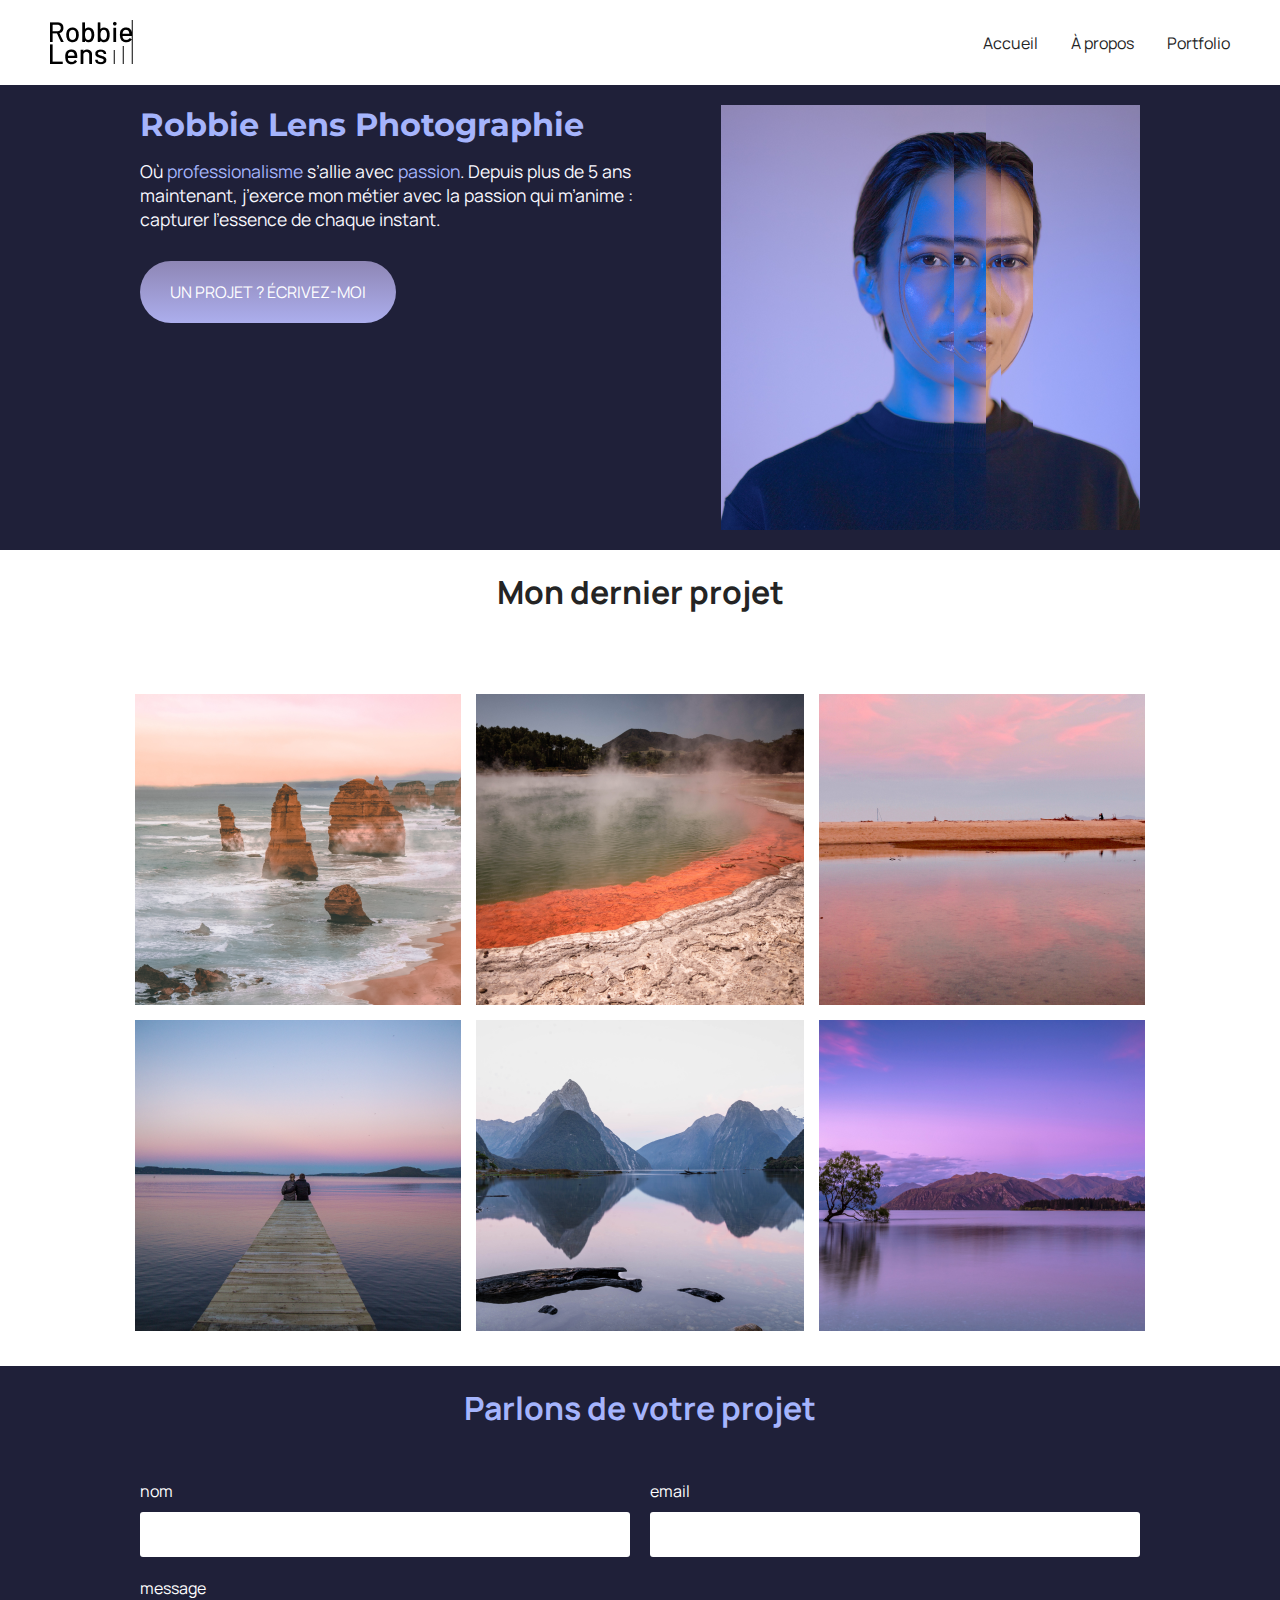
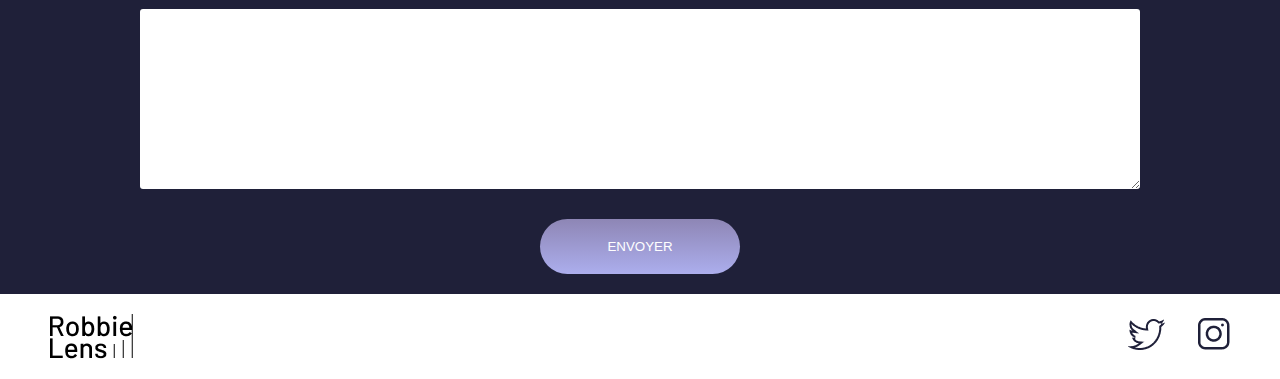
<file: index.html>
<!DOCTYPE html><html lang="fr">

<head>
    <meta charset="utf-8" >
    <title>Accueil - Robbie Lens Photographie</title>
    <link href="style/style.css" rel="stylesheet" >
    <link href="style/index.css" rel="stylesheet" >
    <link rel="preconnect" href="https://fonts.googleapis.com">
    <link rel="preconnect" href="https://fonts.gstatic.com" crossorigin>
    <link href="https://fonts.googleapis.com/css2?family=Manrope&family=Montserrat&display=swap" rel="stylesheet">
</head>

<body>
    <header>
        <nav>
            <img src="images/logo.png" alt="Logo Robbie Lens" >
            <div>
                <a href="index.html">Accueil</a>
                <a href="a-propos.html">À propos</a>
                <a href="portfolio.html">Portfolio</a>
            </div>
        </nav>
    </header>
    <main>
        <section class="accueil-introduction">
            <div>
                <h1>Robbie Lens Photographie</h1>
                <p>
                    Où <em>professionalisme</em> s’allie avec <em>passion</em>. Depuis
                    plus de 5 ans maintenant, j’exerce mon métier avec la passion
                    qui m’anime : capturer l’essence de chaque instant.
                </p>
                <a href="#contact" class="cta">UN PROJET ? ÉCRIVEZ-MOI</a>
            </div>
            <img src="images/robbie-lens.png" alt="Portrait avec effet de la photographe Robbie Lens" >
        </section>
        <section class="accueil-photos">
            <h2>Mon dernier projet</h2>
            <div>
                <img src="images/accueil/element-1.png" alt="Twelve apostles - Australie" >
                <img src="images/accueil/element-2.png" alt="Wai-O-Tapu - Nouvelle-Zélande" >
                <img src="images/accueil/element-3.png" alt="Parc National d’Abel Tasman - Nouvelle-Zélande" >
            </div>
            <div>
                <img src="images/accueil/element-4.png" alt="Lac Rotorua - Nouvelle-Zélande" >
                <img src="images/accueil/element-5.png" alt="Milford Sound - Nouvelle-Zélande" >
                <img src="images/accueil/element-6.png" alt="Lac Wanaka - Nouvelle-Zélande" >
            </div>
        </section>
        <section id="contact" class="section-contact">
            <h2>Parlons de votre projet</h2>
            <form method="get" action="#">
                <div class="form-nom-email">
                    <div class="form-column">
                        <label for="nom">nom</label>
                        <input type="text" name="nom" id="nom" >
                    </div>
                    <div class="form-column">
                        <label for="email">email</label>
                        <input type="email" name="email" id="email" >
                    </div>
                </div>
                <label for="message">message</label>
                <textarea name="message" id="message" rows="10"></textarea>
                <input type="submit" value="ENVOYER" class="cta" >

        
    </form>
    </main>
    <footer>
        <img src="images/logo.png" alt="Logo Robbie Lens" >
        <div>
            <a target="_blank" href="https://twitter.com/" class="lien-icone">
                <img src="images/twitter.png" alt="Logo Twitter" >
            </a>
            <a target="_blank" href="https://www.instagram.com/" class="lien-icone">
                <img src="images/instagram.png" alt="Logo Instagram" >
            </a>
        </div>
    </footer>
    
    
</body>

</html>
</file>
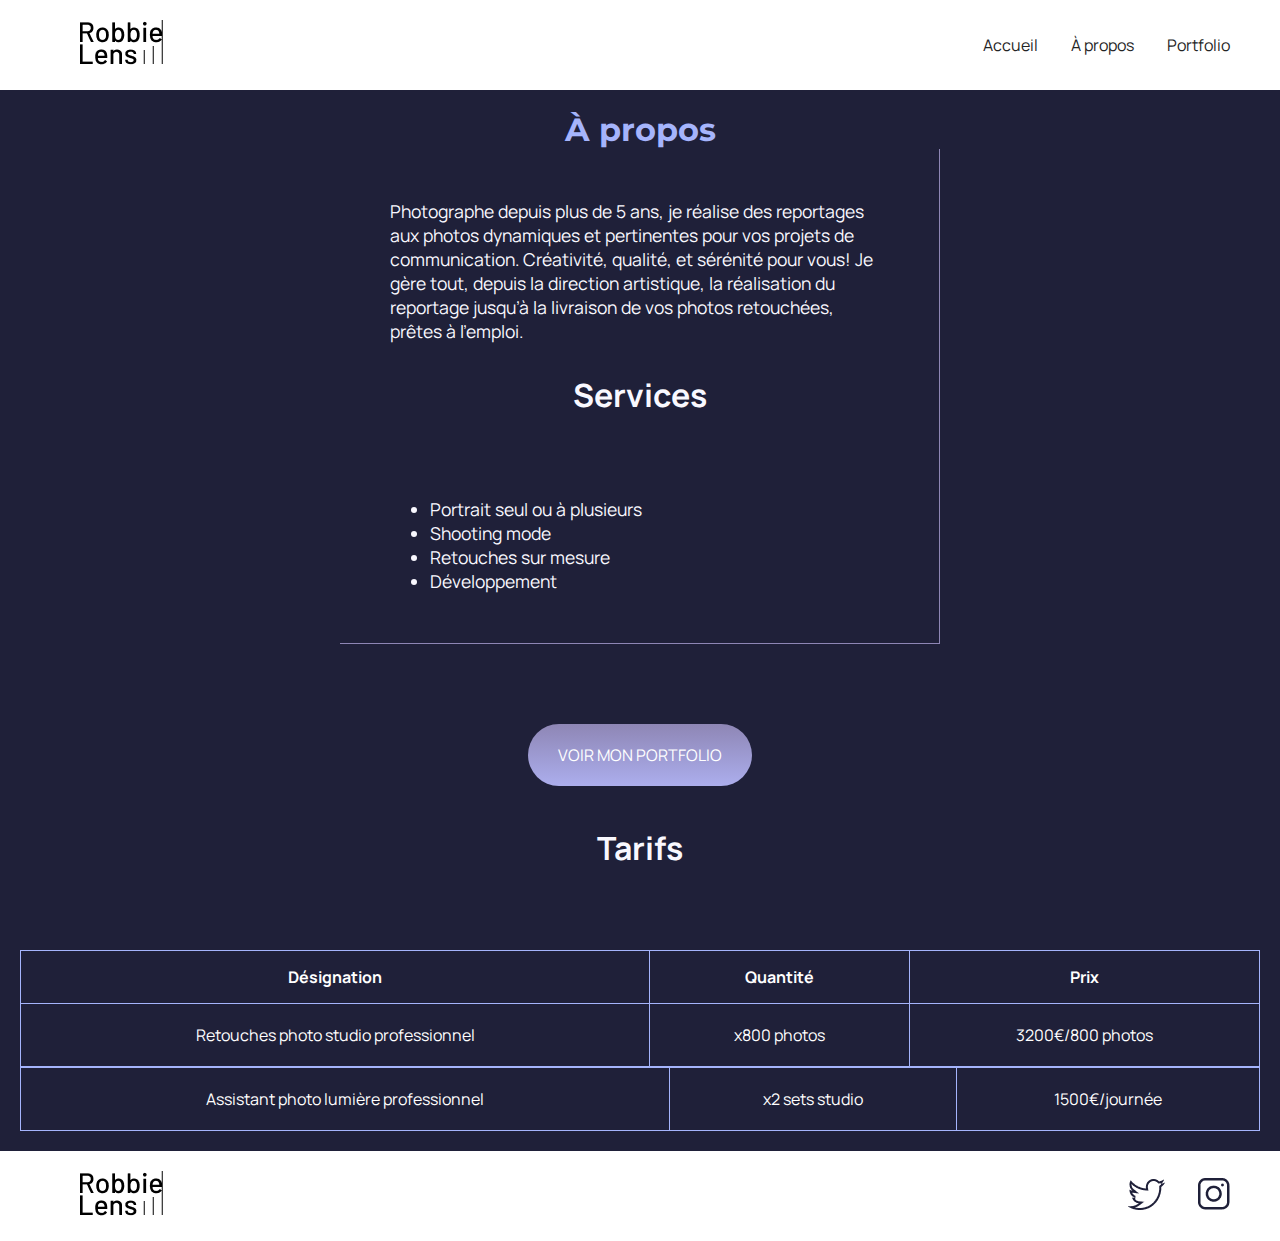
<file: a-propos.html>
<!DOCTYPE html>
<html lang="fr">

<head>
    <meta charset="utf-8" >
    <title>À propos - Robbie Lens Photographie</title>
    <link href="style/style.css" rel="stylesheet" >
    <link href="style/a-propos.css" rel="stylesheet" >
    <link rel="preconnect" href="https://fonts.googleapis.com">
    <link rel="preconnect" href="https://fonts.gstatic.com" crossorigin>
    <link href="https://fonts.googleapis.com/css2?family=Manrope&family=Montserrat&display=swap" rel="stylesheet">
</head>

<body>
    <header>
        <nav>
            <a href="index.html" class="lien-icone">
                <img src="images/logo.png" alt="Logo Robbie Lens" >
            </a>
            <div>
                <a href="index.html">Accueil</a>
                <a href="a-propos.html">À propos</a>
                <a href="portfolio.html">Portfolio</a>
            </div>
        </nav>
    </header>
    <main class="a-propos-main">
        <section>
            <h1>À propos</h1>
            <div class="carre-contenu">
                <p>
                    Photographe depuis plus de 5 ans, je réalise des reportages aux photos dynamiques et pertinentes
                    pour
                    vos
                    projets de communication. Créativité, qualité, et sérénité pour vous! Je gère tout, depuis la
                    direction
                    artistique, la réalisation du reportage jusqu’à la livraison de vos photos retouchées, prêtes à
                    l’emploi.
                </p>
                <h2>Services</h2>
                <ul>
                    <li>Portrait seul ou à plusieurs</li>
                    <li>Shooting mode</li>
                    <li>Retouches sur mesure</li>
                    <li>Développement</li>
                </ul>
            </div>
            <div>
                <a href="" class="cta">VOIR MON PORTFOLIO</a>
            </div>
        </section>
    </main>
    <section class="section-tarifs">
        <h2>Tarifs</h2>
        <table>
        <thead>
            <tr>
                <th>Désignation</th>
                <th>Quantité</th>
                <th>Prix</th>
            </tr>
            </thead>
        <tfoot>
            <tr>
                <td>Retouches photo studio professionnel</td>
                <td>x800 photos</td>
                <td>3200€/800 photos</td>
            </tr>
            </tfoot>
        <table>
            <tr>
                <td>Assistant  photo lumière professionnel</td>
                <td>x2 sets studio</td>
                <td>1500€/journée</td>
            </tr>
        </tbody>
        </thead>
    </table>
</section>
    <footer>
        <a href="index.html" class="lien-icone">
            <img src="images/logo.png" alt="Logo Robbie Lens" >
        </a>
        <div>
            <a target="_blank" href="https://twitter.com/" class="lien-icone">
                <img src="images/twitter.png" alt="Logo Twitter" >
            </a>
            <a target="_blank" href="https://www.instagram.com/" class="lien-icone">
                <img src="images/instagram.png" alt="Logo Instagram" >
            </a>
        </div>
    </footer>
</body>

</html>
</file>
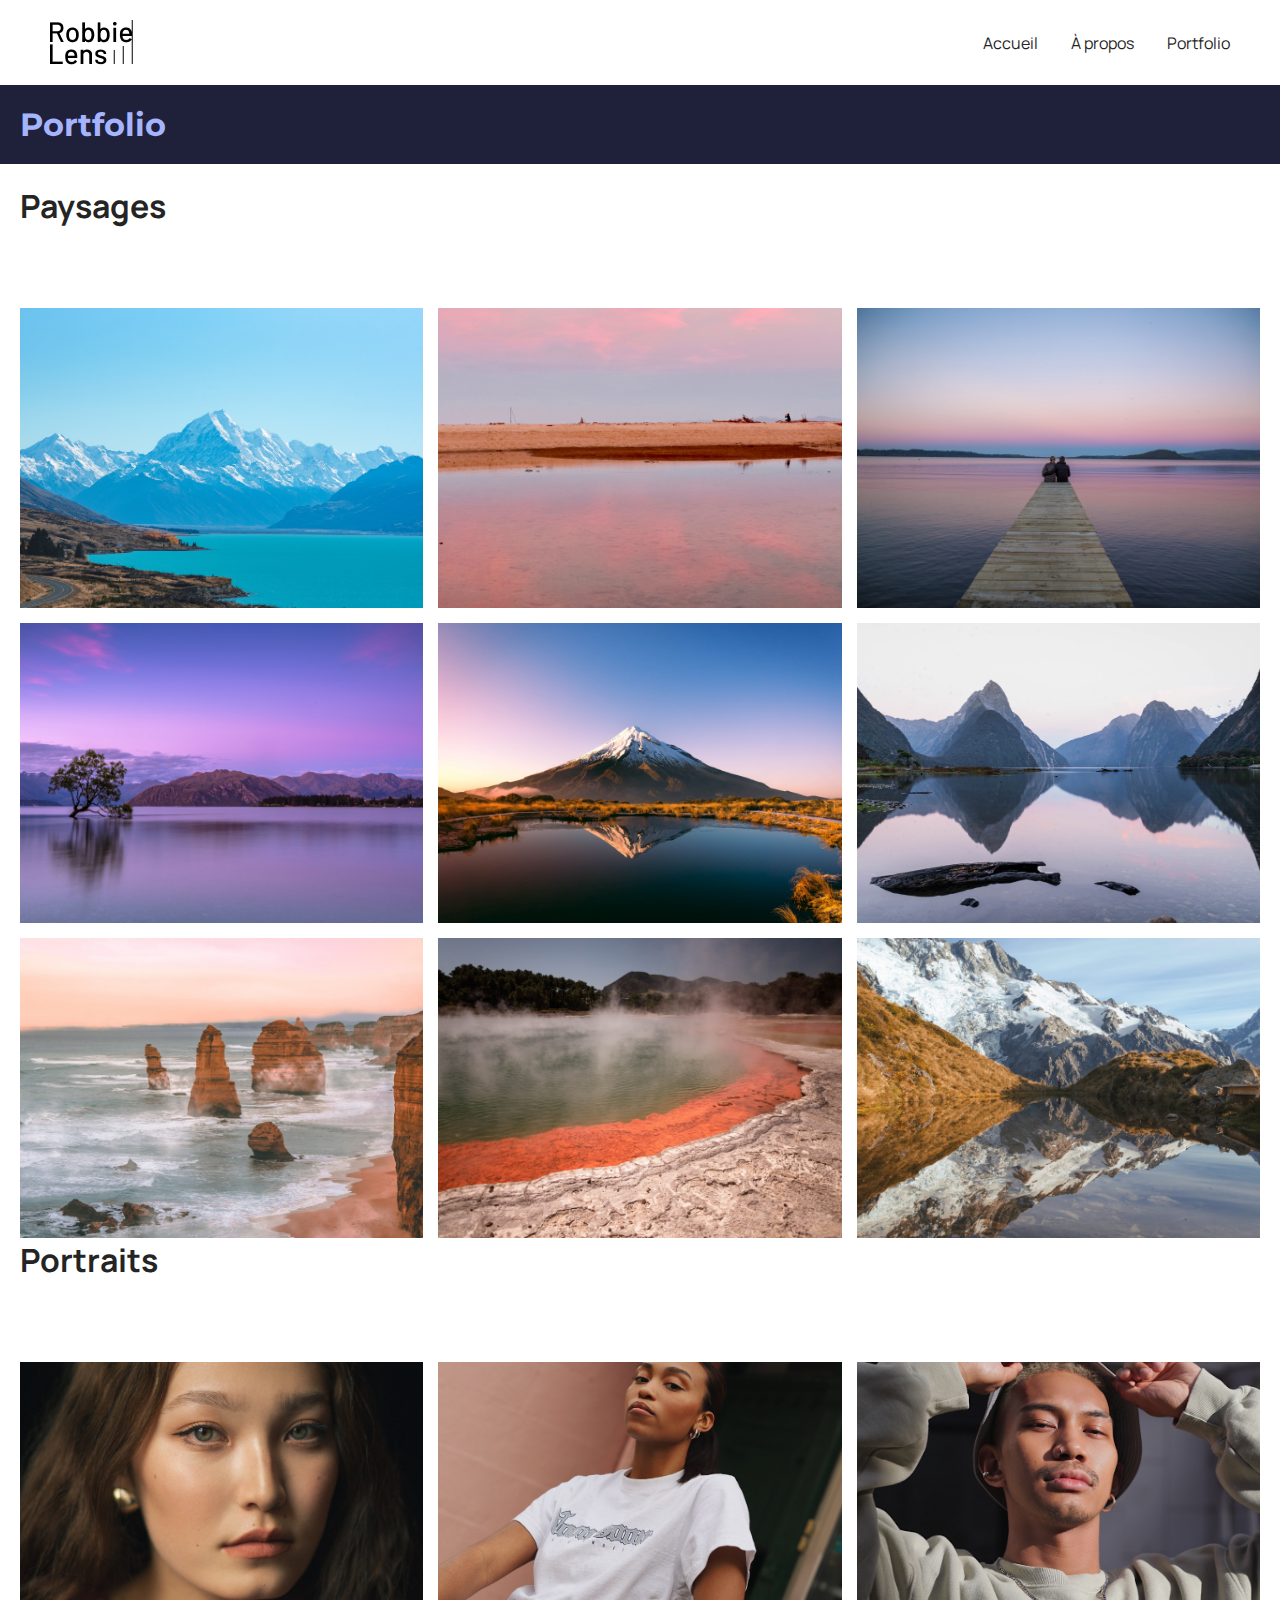
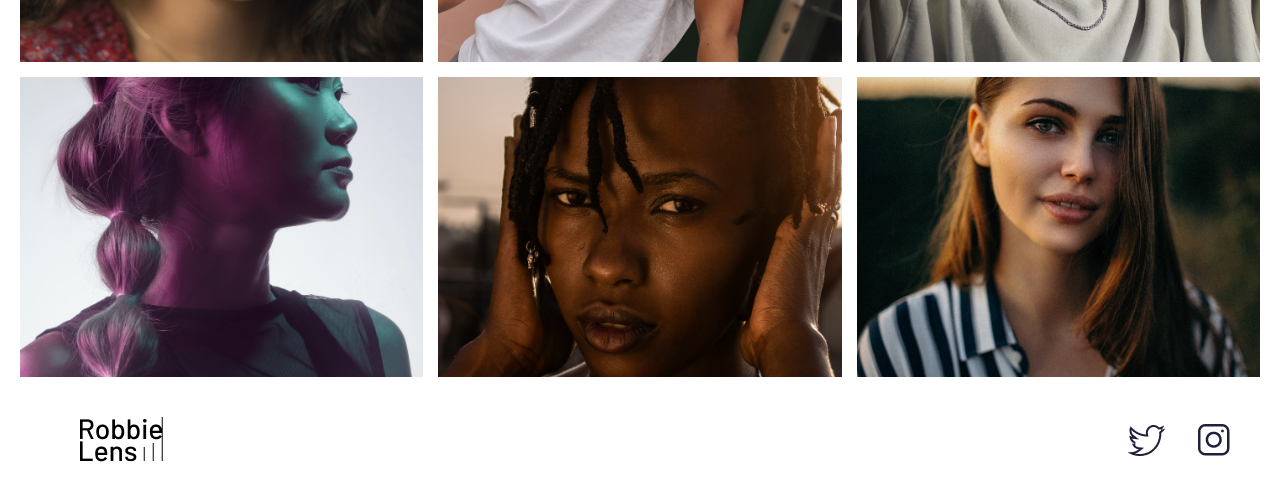
<file: portfolio.html>
<!DOCTYPE html>
<html lang="fr">

<head>
    <meta charset="utf-8" >
    <title>Portfolio - Robbie Lens Photographie</title>
    <link href="style/style.css" rel="stylesheet" >
    <link href="style/portfolio.css" rel="stylesheet" >
    <link rel="preconnect" href="https://fonts.googleapis.com">
    <link rel="preconnect" href="https://fonts.gstatic.com" crossorigin>
    <link href="https://fonts.googleapis.com/css2?family=Manrope&family=Montserrat&display=swap" rel="stylesheet">
</head>

<body>
    <header>
        <nav>
            <img src="images/logo.png" alt="Logo Robbie Lens" >
            <div>
                <a href="index.html">Accueil</a>
                <a href="a-propos.html">À propos</a>
                <a href="portfolio.html">Portfolio</a>
            </div>
        </nav>
    </header>
    <main>
        <section>
            <h1>Portfolio</h1>
        </section>
        <section class="portfolio-section-photos">
            <h2>Paysages</h2>
            <div class="grid-paysages">
                <a href="images/portfolio/paysage1.jpg" class="lien-conteneur-photo">
                    <img src="images/portfolio/paysage1.jpg" alt="Mont Aoraki - Nouvelle-Zélande" >
                    <div class="photo-hover">Voir la photo</div>
                </a>
                <a href="images/portfolio/paysage2.jpg" class="lien-conteneur-photo">
                    <img src="images/portfolio/paysage2.jpg" alt="Parc National d’Abel Tasman - Nouvelle-Zélande" >
                    <div class="photo-hover">Voir la photo</div>
                </a>
                <a href="images/portfolio/paysage3.jpg" class="lien-conteneur-photo">
                    <img src="images/portfolio/paysage3.jpg" alt="Lac Rotorua - Nouvelle-Zélande" >
                    <div class="photo-hover">Voir la photo</div>
                </a>
                <a href="images/portfolio/paysage4.jpg" class="lien-conteneur-photo">
                    <img src="images/portfolio/paysage4.jpg" alt="Lac Wanaka - Nouvelle-Zélande" >
                    <div class="photo-hover">Voir la photo</div>
                </a>
                <a href="images/portfolio/paysage5.jpg" class="lien-conteneur-photo">
                    <img src="images/portfolio/paysage5.jpg" alt="Mont Taranaki - Nouvelle-Zélande" >
                    <div class="photo-hover">Voir la photo</div>
                </a>
                <a href="images/portfolio/paysage6.jpg" class="lien-conteneur-photo">
                    <img src="images/portfolio/paysage6.jpg" alt="Milford Sound - Nouvelle-Zélande" >
                    <div class="photo-hover">Voir la photo</div>
                </a>
                <a href="images/portfolio/paysage7.jpg" class="lien-conteneur-photo">
                    <img src="images/portfolio/paysage7.jpg" alt="Twelve Apostle - Australie" >
                    <div class="photo-hover">Voir la photo</div>
                </a>
                <a href="images/portfolio/paysage8.jpg" class="lien-conteneur-photo">
                    <img src="images/portfolio/paysage8.jpg" alt="Wai-O-Tapu - Nouvelle-Zélande" >
                    <div class="photo-hover">Voir la photo</div>
                </a>
                <a href="images/portfolio/paysage9.jpg" class="lien-conteneur-photo">
                    <img src="images/portfolio/paysage9.jpg" alt="Mont Cook - Nouvelle Zélande" >
                    <div class="photo-hover">Voir la photo</div>
                </a>
            </div>
            <h2>Portraits</h2>
            <div class="grid-portraits">
                <a href="images/portfolio/portrait1.jpg" class="lien-conteneur-photo">
                    <img src="images/portfolio/portrait1.jpg" alt="Portrait jeune femme 1" >
                    <div class="photo-hover">Voir la photo</div>
                </a>
                <a href="images/portfolio/portrait2.jpg" class="lien-conteneur-photo">
                    <img src="images/portfolio/portrait2.jpg" alt="Portrait jeune femme 2" >
                    <div class="photo-hover">Voir la photo</div>
                </a>
                <a href="images/portfolio/portrait3.jpg" class="lien-conteneur-photo">
                    <img src="images/portfolio/portrait3.jpg" alt="Portrait jeune homme 3" >
                    <div class="photo-hover">Voir la photo</div>
                </a>
                <a href="images/portfolio/portrait4.jpg" class="lien-conteneur-photo">
                    <img src="images/portfolio/portrait4.jpg" alt="Portrait jeune femme 4" >
                    <div class="photo-hover">Voir la photo</div>
                </a>
                <a href="images/portfolio/portrait5.jpg" class="lien-conteneur-photo">
                    <img src="images/portfolio/portrait5.jpg" alt="Portrait jeune femme 5" >
                    <div class="photo-hover">Voir la photo</div>
                </a>
                <a href="images/portfolio/portrait6.jpg" class="lien-conteneur-photo">
                    <img src="images/portfolio/portrait6.jpg" alt="Portrait jeune femme 6" >
                    <div class="photo-hover">Voir la photo</div>
                </a>

            </div>
        </section>
    </main>
    <footer>
        <a href="index.html" class="lien-icone">
            <img src="images/logo.png" alt="Logo Robbie Lens" >
        </a>
        <div>
            <a target="_blank" href="https://twitter.com/" class="lien-icone">
                <img src="images/twitter.png" alt="Logo Twitter" >
            </a>
            <a target="_blank" href="https://www.instagram.com/" class="lien-icone">
                <img src="images/instagram.png" alt="Logo Instagram" >
            </a>
        </div>
    </footer>
    

</body>

</html>
</file>
<file: style/style.css>
* {
    margin: 0;
}

body {
    font-family: 'Manrope', sans-serif;
    font-size: 1em;
    background-color: #1f2039;
}

a {
    color: #242424;
    text-decoration: none;
}

em {
    color: #a5b4fc;
    font-style: normal;
}

h1 {
    font-size: 2em;
    color: #a5b4fc;
    font-family: 'Montserrat', sans-serif;
}

h2 {
    font-size: 2em;
    color: #f9f8ff;
}

p,
li {
    font-size: 1.1em;
    color: #f9f8ff;
}

header,
footer {
    background-color: white;
    padding: 20px 50px;
}

.cta {
    display: inline-block;
    background: linear-gradient(#8e86b5, #acaeed);
    color: white;
    border-radius: 50px;
    padding: 20px 30px;
}

a:hover {
    text-decoration: underline;
}

.cta:hover {
    background: linear-gradient(#696484, #8788ba);
    text-decoration: none;
}

.lien-icone {
    margin-left: 30px;
}

.lien-icone:hover {
    opacity: 0.5;
}

section {
    padding: 20px;
}

footer,
nav {
    display: flex;
    flex-direction: row;
    align-items: center;
    justify-content: space-between;
}

nav a {
    margin-left: 30px;
}

@media screen and (max-width: 996px) {
    header nav {
    flex-direction: column;
    align-items: center;
    justify-content: center;
    }

    header nav img {
    margin-bottom: 20px;
    }

    header,
    footer {
    padding: 20px 20px;
    }

    h1 {
    font-size: 2em;
    }

    section {
    padding: 50px 20px 50px 20px;
    }

    nav a {
    margin-left: 10px;
    margin-right: 10px;
    }
}
</file>
<file: style/index.css>
.accueil-photos {
    background-color: white;
    padding: 20px;
}

.accueil-photos h2 {
    color: #242424;
    text-align: center;
    margin-bottom: 80px;
}

.accueil-photos div {
    display: flex;
    flex-direction: row;
    gap: 15px;
    justify-content: center;
    margin-bottom: 15px;
}

.accueil-introduction {
    display: flex;
    flex-direction: row;
    max-width: 1000px;
    align-items: flex-start;
    margin: auto;
}

.accueil-introduction h1 {
    margin-bottom: 15px;
}

.accueil-introduction p {
    margin-bottom: 30px;
}

.accueil-introduction div {
    padding-right: 20px;
}

.section-contact h2 {
    color: #a5b4fc;
    text-align: center;
    margin-bottom: 50px;
}

form {
    display: flex;
    flex-direction: column;
    max-width: 1000px;
    margin: auto;
    color: white;
}

.form-nom-email {
    display: flex;
    flex-direction: row;
    gap: 20px;
}

.form-column {
    flex: 1;
    display: flex;
    flex-direction: column;
    margin-bottom: 20px;
}

input,
textarea {
    padding: 15px;
    border-radius: 3px;
    border: none;
}

label {
    margin-bottom: 10px;
}

input[type='submit'] {
    width: 200px;
    margin: auto;
    margin-top: 30px;
}

@media screen and (max-width: 996px) {
    .accueil-introduction {
    flex-direction: column;
    align-items: center;
    justify-content: center;
    }

    .accueil-introduction div {
    padding-right: 0;
    text-align: center;
    order: 2;
    }

    .accueil-introduction img {
    order: 1;
    margin-bottom: 20px;
    width: 100%;
    }

    .accueil-photos {
    padding: 20px;
    }

    .accueil-photos div {
    flex-direction: column;
    }

    .section-contact {
    padding: 50px 20px;
    }

    .form-nom-email {
    flex-direction: column;
    gap: 0;
    }
}
</file>
<file: style/a-propos.css>
.carre-contenu {
    border-right: 1px solid #8e86b5;
    border-bottom: 1px solid #8e86b5;
    padding: 50px;
    margin-bottom: 80px;
}

.carre-contenu h2 {
    margin-top: 30px;
}

.carre-contenu ul {
    margin-top: 30px;
}

.carre-contenu + div {
    text-align: center;
}

.a-propos-main {
    width: 50%;
    margin: auto;
}

table {
    color: white;
    text-align: center;
    width: 100%;
    border-collapse: collapse;
}

td,
th {
    padding: 15px;
    border: 1px solid #a5b4fc;
}

td {
    padding: 20px;
}

h2 {
    margin-bottom: 80px;
}

h1,
h2 {
    text-align: center;
}
</file>
<file: style/portfolio.css>
.portfolio-section-photos {
    background-color: white;
}

.portfolio-section-photos h2 {
    color: #242424;
    margin-bottom: 80px;
}

.grid-paysages {
    display: grid;
    grid-template-columns: 1fr 1fr 1fr;
    grid-template-rows: 300px 300px 300px;
    gap: 15px;
}

.grid-portraits {
    display: grid;
    grid-template-columns: 1fr 1fr 1fr;
    grid-template-rows: 300px 300px;
    gap: 15px;
}

.grid-paysages img,
.grid-portraits img {
    width: 100%;
    height: 100%;
    object-fit: cover;
}

.lien-conteneur-photo {
    position: relative;
}

.photo-hover {
    position: absolute;
    top: 0;
    left: 0;
    right: 0;
    bottom: 0;
    display: flex;
    align-items: center;
    justify-content: center;
    font-size: 1.5em;
    color: white;
    background-color: rgba(0, 0, 0, 0.7);
    display: none;
}

.lien-conteneur-photo:hover .photo-hover {
    display: flex;
}
</file>
